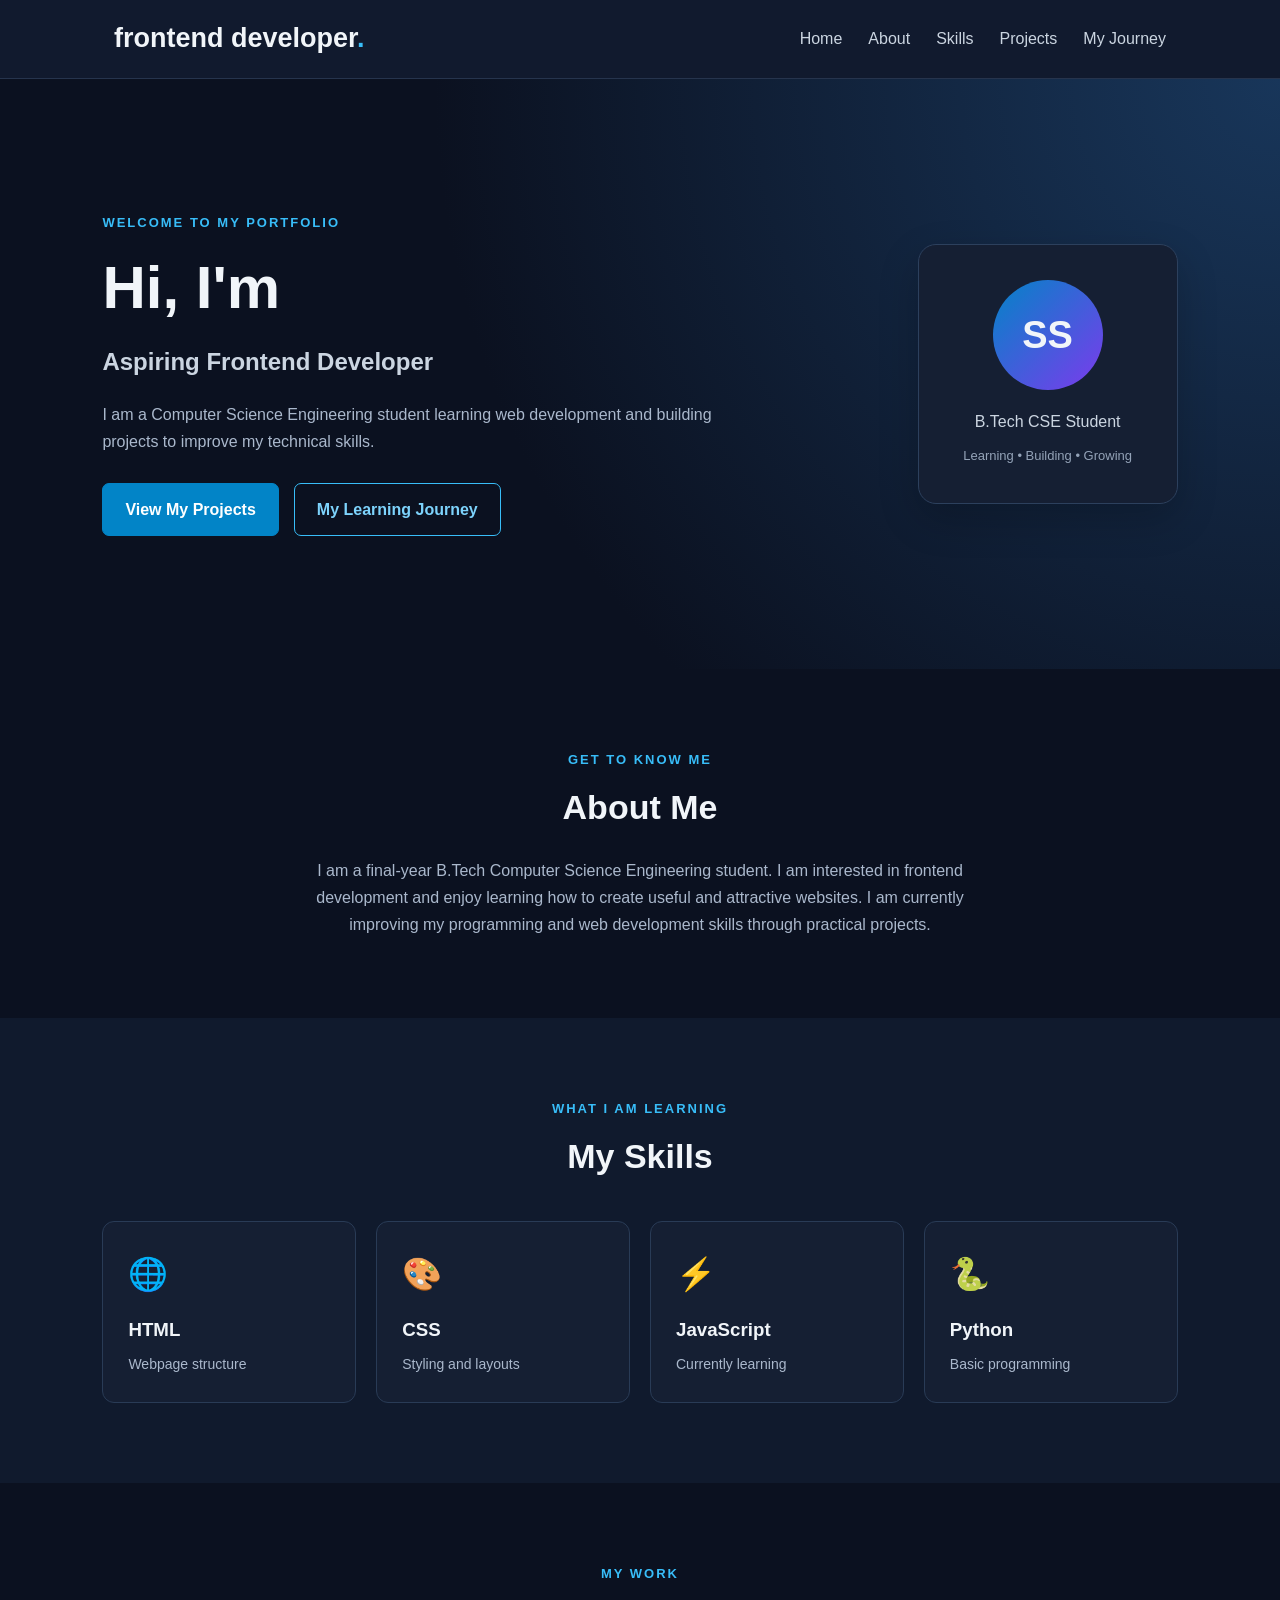
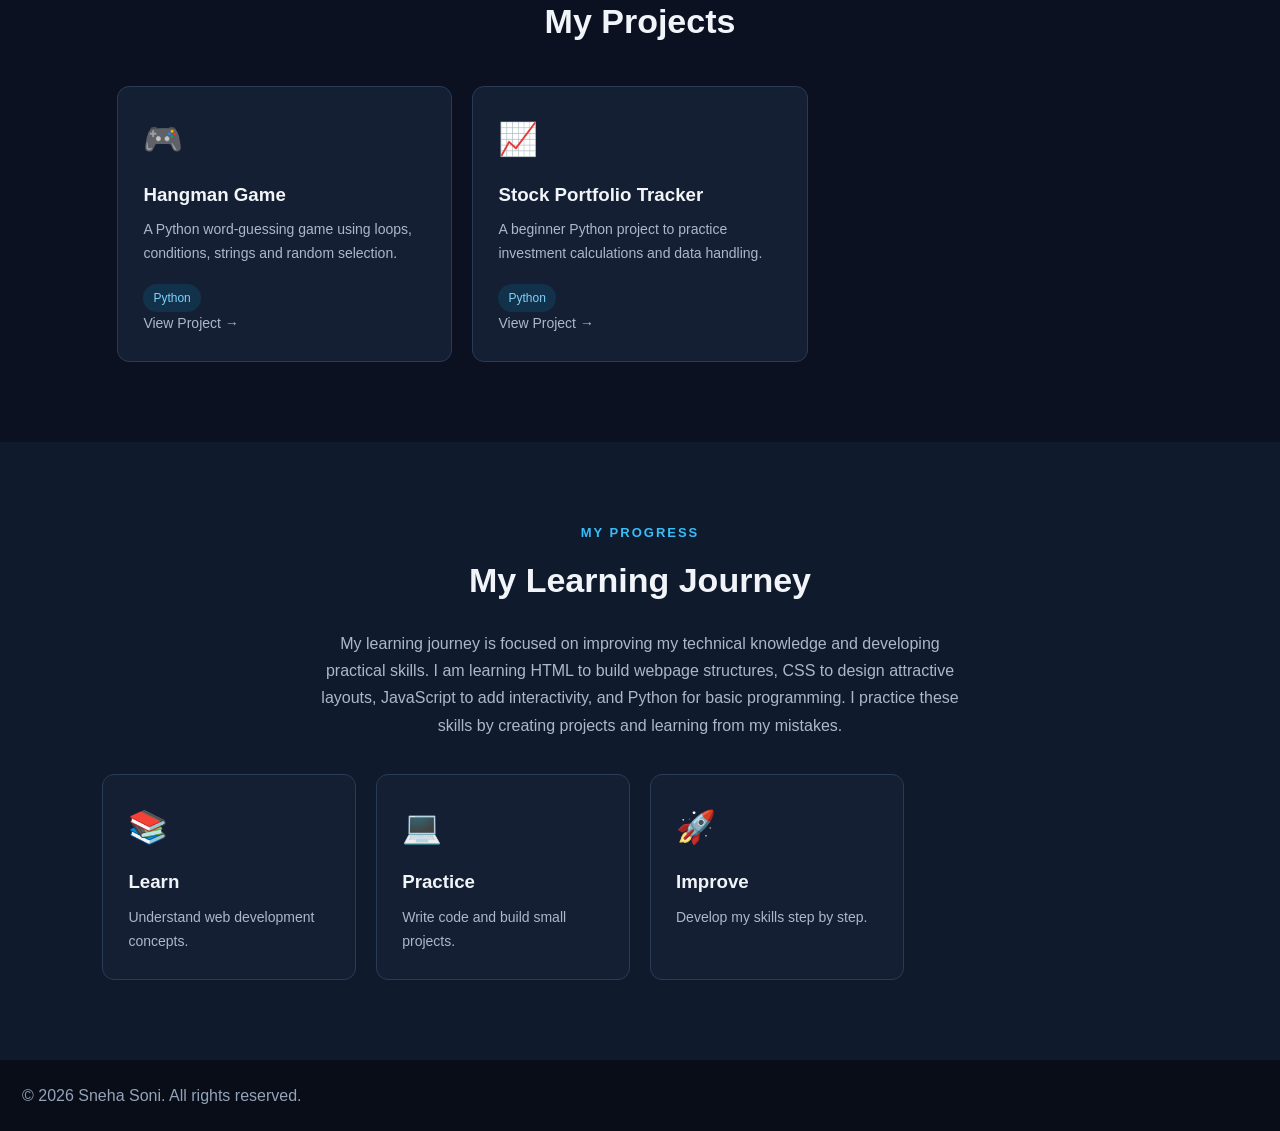
<file: frontend task 1/index.html>
<!DOCTYPE html>
<html lang="en">
<head>
    <meta charset="UTF-8">
    <meta name="viewport" content="width=device-width, initial-scale=1.0">
    <title>frontend developer | Portfolio</title>
    <link rel="stylesheet" href="style.css">
</head>
<body>

    <!-- Header -->
    <header>
        <nav class="navbar">
            <a href="#home" class="logo">frontend developer<span>.</span></a>

            <button class="menu-btn" id="menuBtn"
                    aria-label="Toggle navigation"
                    aria-expanded="false">☰</button>

            <ul class="nav-links" id="navLinks">
                <li><a href="#home">Home</a></li>
                <li><a href="#about">About</a></li>
                <li><a href="#skills">Skills</a></li>
                <li><a href="#projects">Projects</a></li>
                <li><a href="#journey">My Journey</a></li>
            </ul>
        </nav>
    </header>

    <main>

        <!-- Home Section -->
        <section class="hero" id="home">
            <div class="hero-content">
                <p class="welcome">WELCOME TO MY PORTFOLIO</p>

                <h1>Hi, I'm <span></span></h1>
                <h2>Aspiring Frontend Developer</h2>

                <p class="intro">
                    I am a Computer Science Engineering student
                    learning web development and building projects
                    to improve my technical skills.
                </p>

                <div class="hero-buttons">
                    <a href="#projects" class="btn">View My Projects</a>
                    <a href="#journey" class="btn btn-outline">
                        My Learning Journey
                    </a>
                </div>
            </div>

            <div class="hero-card">
                <div class="avatar">SS</div>
                <h3></h3>
                <p>B.Tech CSE Student</p>
                <p class="small-text">Learning • Building • Growing</p>
            </div>
        </section>

        <!-- About Section -->
        <section class="section" id="about">
            <p class="section-label">GET TO KNOW ME</p>
            <h2 class="section-title">About Me</h2>

            <p class="section-text">
                I am a final-year B.Tech Computer Science Engineering
                student. I am interested in frontend development and
                enjoy learning how to create useful and attractive
                websites. I am currently improving my programming
                and web development skills through practical projects.
            </p>
        </section>

        <!-- Skills Section -->
        <section class="section skills-section" id="skills">
            <p class="section-label">WHAT I AM LEARNING</p>
            <h2 class="section-title">My Skills</h2>

            <div class="skills-grid">
                <div class="skill-card">
                    <span>🌐</span>
                    <h3>HTML</h3>
                    <p>Webpage structure</p>
                </div>

                <div class="skill-card">
                    <span>🎨</span>
                    <h3>CSS</h3>
                    <p>Styling and layouts</p>
                </div>

                <div class="skill-card">
                    <span>⚡</span>
                    <h3>JavaScript</h3>
                    <p>Currently learning</p>
                </div>

                <div class="skill-card">
                    <span>🐍</span>
                    <h3>Python</h3>
                    <p>Basic programming</p>
                </div>
            </div>
        </section>

        <!-- Projects Section -->
        <section class="section" id="projects">
            <p class="section-label">MY WORK</p>
            <h2 class="section-title">My Projects</h2>

            <div class="projects-grid">

                <!-- Hangman Game -->
                <article class="project-card">
                    <div class="project-icon">🎮</div>
                    <h3>Hangman Game</h3>

                    <p>
                        A Python word-guessing game using loops,
                        conditions, strings and random selection.
                    </p>

                    <span class="tag">Python</span>

                    <p>
                        <a href="https://github.com/Snehasoni5586/CodeAlpha_hangman_game"
                           target="_blank"
                           rel="noopener noreferrer">
                            View Project →
                        </a>
                    </p>
                </article>

                <!-- Stock Portfolio Tracker -->
                <article class="project-card">
                    <div class="project-icon">📈</div>
                    <h3>Stock Portfolio Tracker</h3>

                    <p>
                        A beginner Python project to practice
                        investment calculations and data handling.
                    </p>

                    <span class="tag">Python</span>

                    <p>
                        <a href="https://github.com/Snehasoni5586/CodeAlpha_hangman_game/blob/main/stock_portfolio_tracker.py"
                           target="_blank"
                           rel="noopener noreferrer">
                            View Project →
                        </a>
                    </p>
                </article>

            </div>
        </section>

        <!-- My Learning Journey -->
        <section class="section contact-section" id="journey">
            <p class="section-label">MY PROGRESS</p>
            <h2 class="section-title">My Learning Journey</h2>

            <p class="section-text">
                My learning journey is focused on improving my
                technical knowledge and developing practical skills.
                I am learning HTML to build webpage structures,
                CSS to design attractive layouts, JavaScript to add
                interactivity, and Python for basic programming.
                I practice these skills by creating projects and
                learning from my mistakes.
            </p>

            <div class="skills-grid">
                <div class="skill-card">
                    <span>📚</span>
                    <h3>Learn</h3>
                    <p>Understand web development concepts.</p>
                </div>

                <div class="skill-card">
                    <span>💻</span>
                    <h3>Practice</h3>
                    <p>Write code and build small projects.</p>
                </div>

                <div class="skill-card">
                    <span>🚀</span>
                    <h3>Improve</h3>
                    <p>Develop my skills step by step.</p>
                </div>
            </div>
        </section>

    </main>

    <!-- Footer -->
    <footer>
        <p>© 2026 Sneha Soni. All rights reserved.</p>
    </footer>

    <script src="script.js"></script>
</body>
</html>
</file>
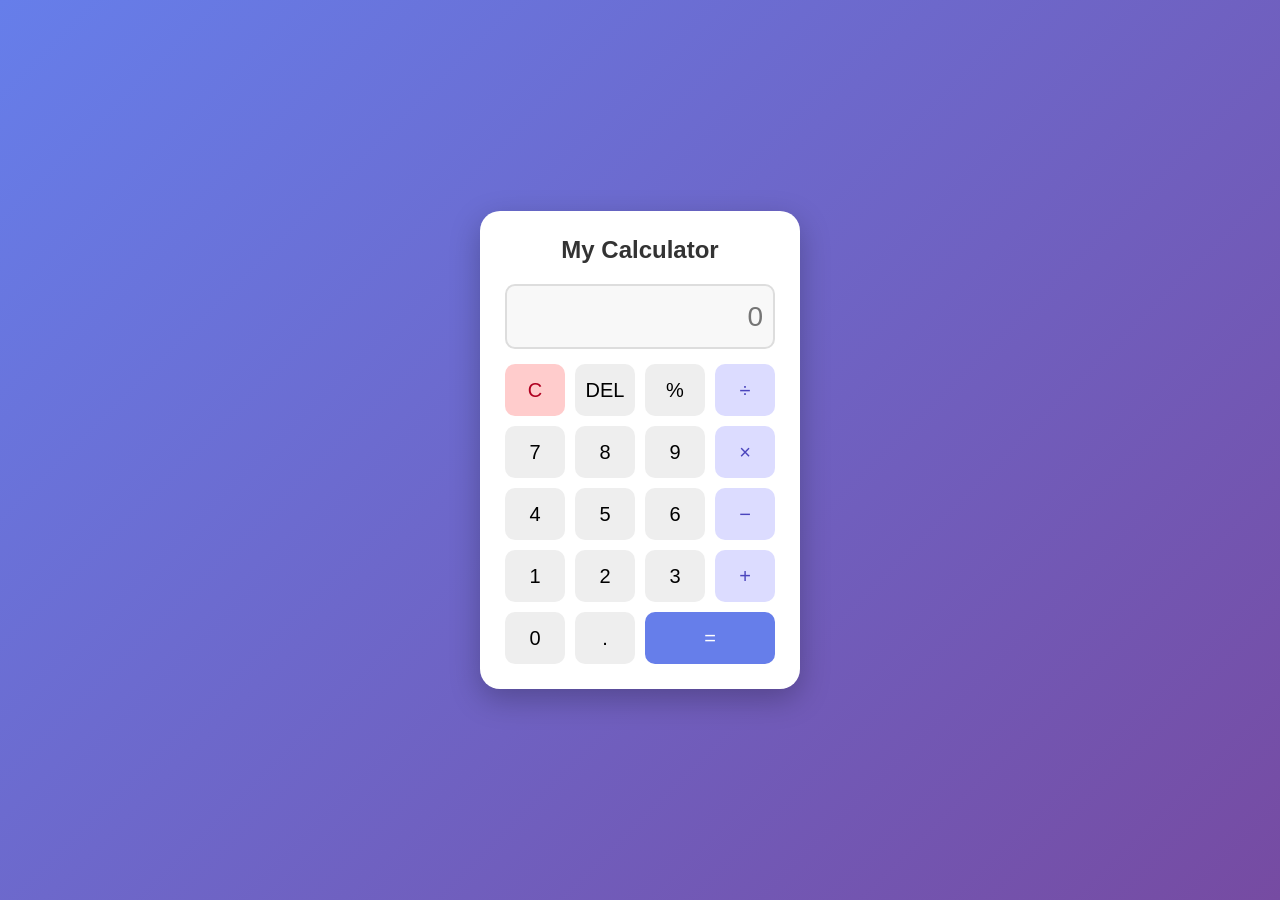
<file: frontend task 3/index.html>
<!DOCTYPE html>
<html lang="en">
<head>
    <meta charset="UTF-8">
    <meta name="viewport" content="width=device-width, initial-scale=1.0">
    <title>My Calculator</title>
    <link rel="stylesheet" href="style.css">
</head>
<body>

    <div class="calculator">
        <h2>My Calculator</h2>

        <input type="text" id="display" placeholder="0" readonly>

        <div class="buttons">
            <button class="clear" onclick="clearDisplay()">C</button>
            <button onclick="deleteLast()">DEL</button>
            <button onclick="appendValue('%')">%</button>
            <button class="operator" onclick="appendValue('/')">÷</button>

            <button onclick="appendValue('7')">7</button>
            <button onclick="appendValue('8')">8</button>
            <button onclick="appendValue('9')">9</button>
            <button class="operator" onclick="appendValue('*')">×</button>

            <button onclick="appendValue('4')">4</button>
            <button onclick="appendValue('5')">5</button>
            <button onclick="appendValue('6')">6</button>
            <button class="operator" onclick="appendValue('-')">−</button>

            <button onclick="appendValue('1')">1</button>
            <button onclick="appendValue('2')">2</button>
            <button onclick="appendValue('3')">3</button>
            <button class="operator" onclick="appendValue('+')">+</button>

            <button onclick="appendValue('0')">0</button>
            <button onclick="appendValue('.')">.</button>
            <button class="equal" onclick="calculate()">=</button>
        </div>
    </div>

    <script src="script.js"></script>
</body>
</html>
</file>
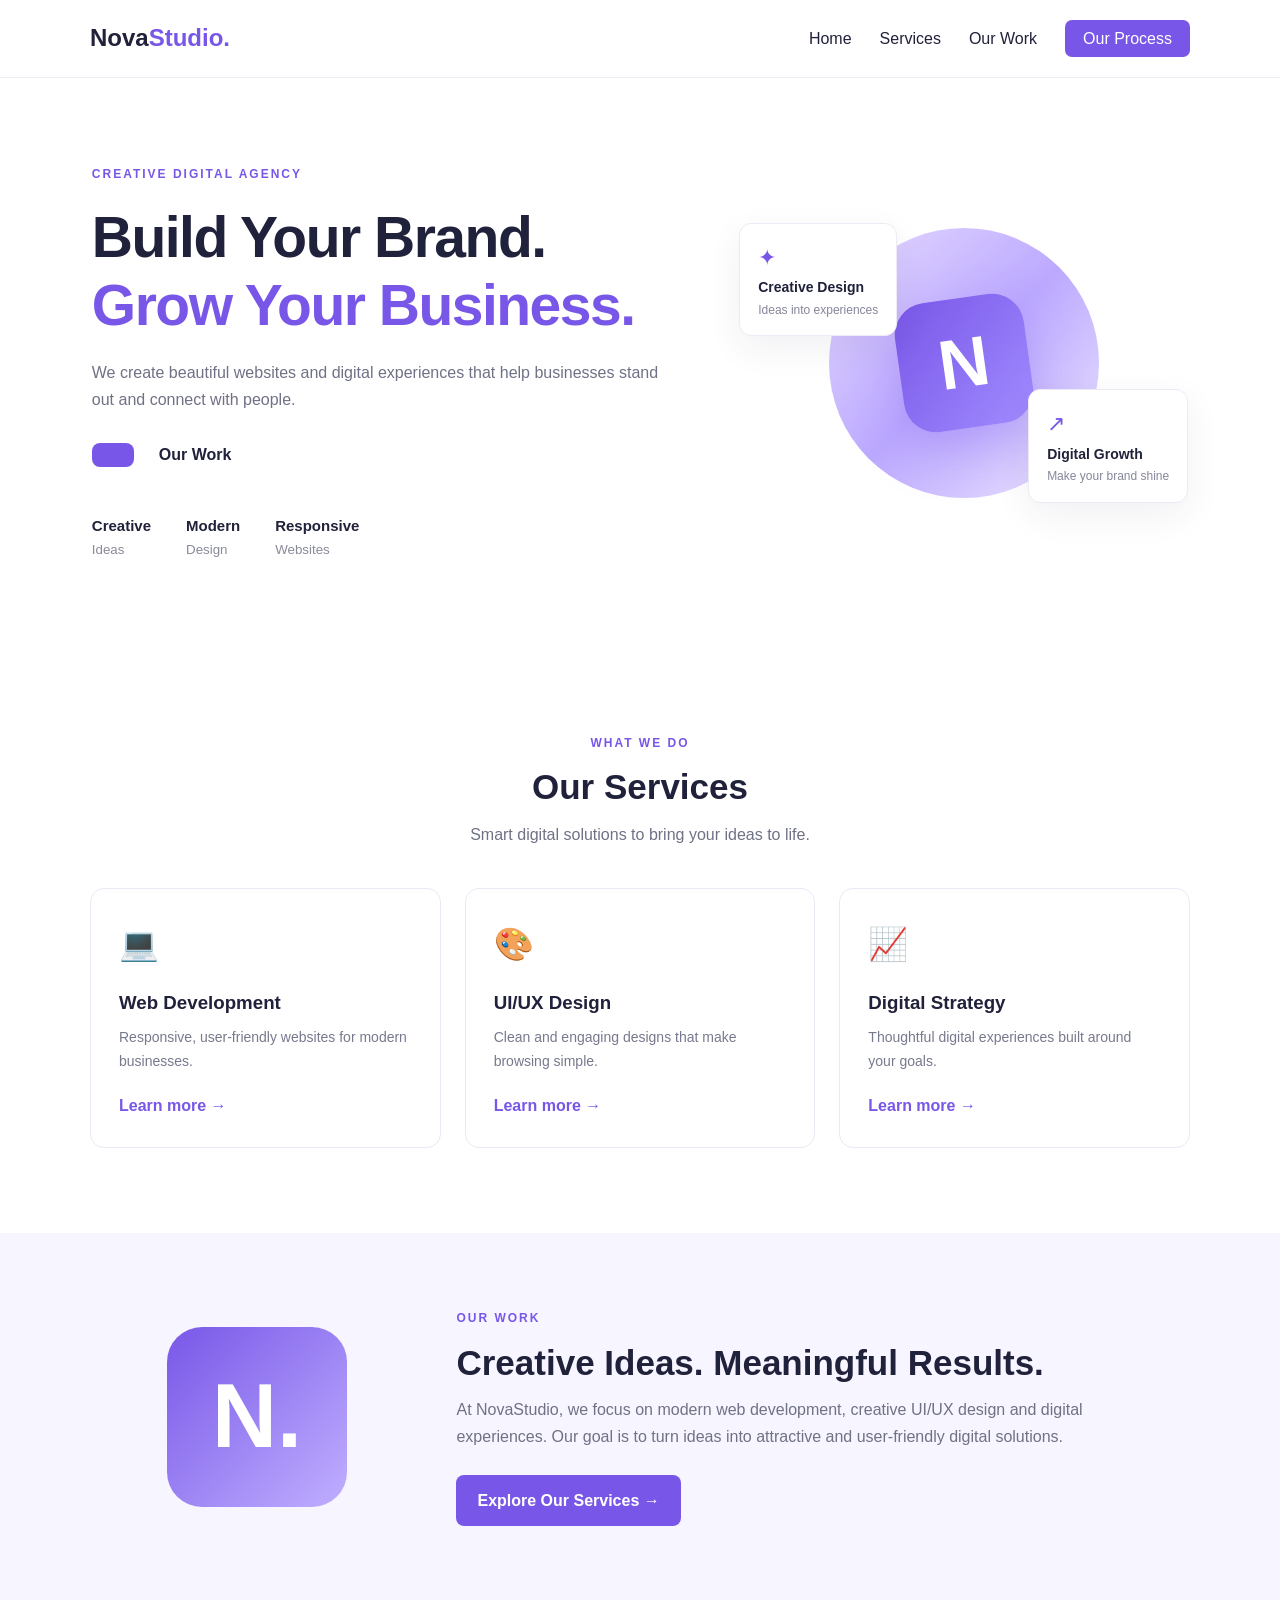
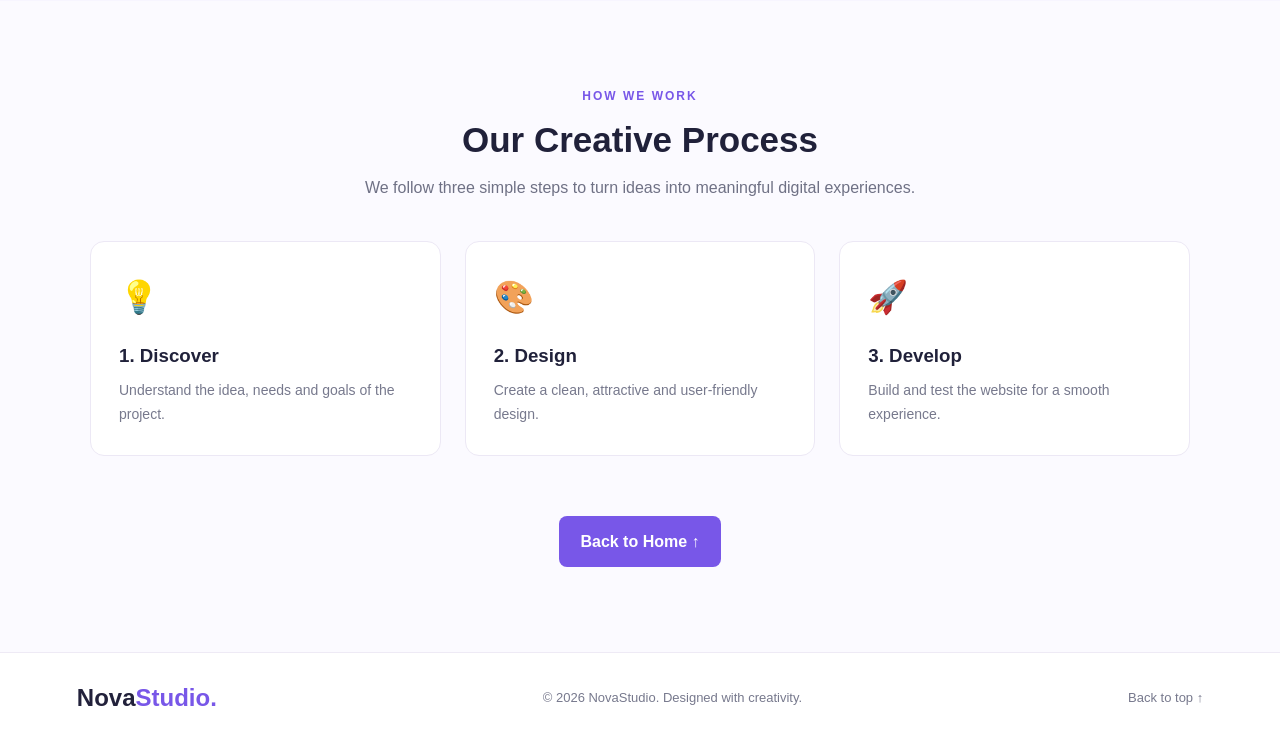
<file: frontend task2/index.html>
<!DOCTYPE html>
<html lang="en">
<head>
    <meta charset="UTF-8">
    <meta name="viewport" content="width=device-width, initial-scale=1.0">
    <title>NovaStudio | Digital Agency</title>
    <link rel="stylesheet" href="style.css">
</head>
<body>

    <!-- Header and Navigation -->
    <header class="header">
        <nav class="navbar">
            <a href="#home" class="logo">Nova<span>Studio.</span></a>

            <button id="menuBtn" class="menu-btn"
                aria-label="Toggle navigation" aria-expanded="false">☰</button>

            <ul class="nav-links" id="navLinks">
                <li><a href="#home">Home</a></li>
                <li><a href="#services">Services</a></li>
                <li><a href="#work">Our Work</a></li>
                <li><a href="#process" class="nav-cta">Our Process</a></li>
            </ul>
        </nav>
    </header>

    <main>

        <!-- Home Section -->
        <section class="hero" id="home">
            <div class="hero-content">
                <p class="eyebrow">CREATIVE DIGITAL AGENCY</p>

                <h1>Build Your Brand.<br>
                    <span>Grow Your Business.</span>
                </h1>

                <p class="hero-text">
                    We create beautiful websites and digital experiences
                    that help businesses stand out and connect with people.
                </p>

                <div class="hero-actions">
                    <a href="#process" class="btn"  See Our Process →
                </a>
                    <a href="#work" class="text-link">Our Work</a>
                </div>

                <div class="stats">
                    <div>
                        <strong>Creative</strong>
                        <small>Ideas</small>
                    </div>
                    <div>
                        <strong>Modern</strong>
                        <small>Design</small>
                    </div>
                    <div>
                        <strong>Responsive</strong>
                        <small>Websites</small>
                    </div>
                </div>
            </div>

            <div class="hero-visual">
                <div class="visual-orb"></div>

                <div class="visual-card card-one">
                    <span class="visual-icon">✦</span>
                    <h3>Creative Design</h3>
                    <p>Ideas into experiences</p>
                </div>

                <div class="visual-card card-two">
                    <span class="visual-icon">↗</span>
                    <h3>Digital Growth</h3>
                    <p>Make your brand shine</p>
                </div>

                <div class="visual-center">N</div>
            </div>
        </section>

        <!-- Services Section -->
        <section class="section" id="services">
            <p class="eyebrow">WHAT WE DO</p>
            <h2>Our Services</h2>

            <p class="section-intro">
                Smart digital solutions to bring your ideas to life.
            </p>

            <div class="service-grid">

                <article class="service-card">
                    <div class="service-icon">💻</div>
                    <h3>Web Development</h3>
                    <p>
                        Responsive, user-friendly websites for
                        modern businesses.
                    </p>
                    <a href="#work">Learn more →</a>
                </article>

                <article class="service-card">
                    <div class="service-icon">🎨</div>
                    <h3>UI/UX Design</h3>
                    <p>
                        Clean and engaging designs that make
                        browsing simple.
                    </p>
                    <a href="#work">Learn more →</a>
                </article>

                <article class="service-card">
                    <div class="service-icon">📈</div>
                    <h3>Digital Strategy</h3>
                    <p>
                        Thoughtful digital experiences built
                        around your goals.
                    </p>
                    <a href="#process">Learn more →</a>
                </article>

            </div>
        </section>

        <!-- Our Work Section -->
        <section class="about" id="work">
            <div class="about-mark">N.</div>

            <div>
                <p class="eyebrow">OUR WORK</p>

                <h2>Creative Ideas. Meaningful Results.</h2>

                <p>
                    At NovaStudio, we focus on modern web development,
                    creative UI/UX design and digital experiences.
                    Our goal is to turn ideas into attractive and
                    user-friendly digital solutions.
                </p>

                <a href="#services" class="btn">
                    Explore Our Services →
                </a>
            </div>
        </section>

        <!-- Our Process Section -->
        <section class="contact section" id="process">
            <p class="eyebrow">HOW WE WORK</p>
            <h2>Our Creative Process</h2>

            <p class="section-intro">
                We follow three simple steps to turn ideas into
                meaningful digital experiences.
            </p>

            <div class="service-grid">

                <article class="service-card">
                    <div class="service-icon">💡</div>
                    <h3>1. Discover</h3>
                    <p>
                        Understand the idea, needs and goals
                        of the project.
                    </p>
                </article>

                <article class="service-card">
                    <div class="service-icon">🎨</div>
                    <h3>2. Design</h3>
                    <p>
                        Create a clean, attractive and
                        user-friendly design.
                    </p>
                </article>

                <article class="service-card">
                    <div class="service-icon">🚀</div>
                    <h3>3. Develop</h3>
                    <p>
                        Build and test the website for a
                        smooth experience.
                    </p>
                </article>

            </div>

            <div style="margin-top: 35px;">
                <a href="#home" class="btn">Back to Home ↑</a>
            </div>
        </section>

    </main>

    <!-- Footer -->
    <footer>
        <a href="#home" class="logo">Nova<span>Studio.</span></a>

        <p>© 2026 NovaStudio. Designed with creativity.</p>

        <a href="#home">Back to top ↑</a>
    </footer>

    <script src="script.js"></script>
</body>
</html>
</file>
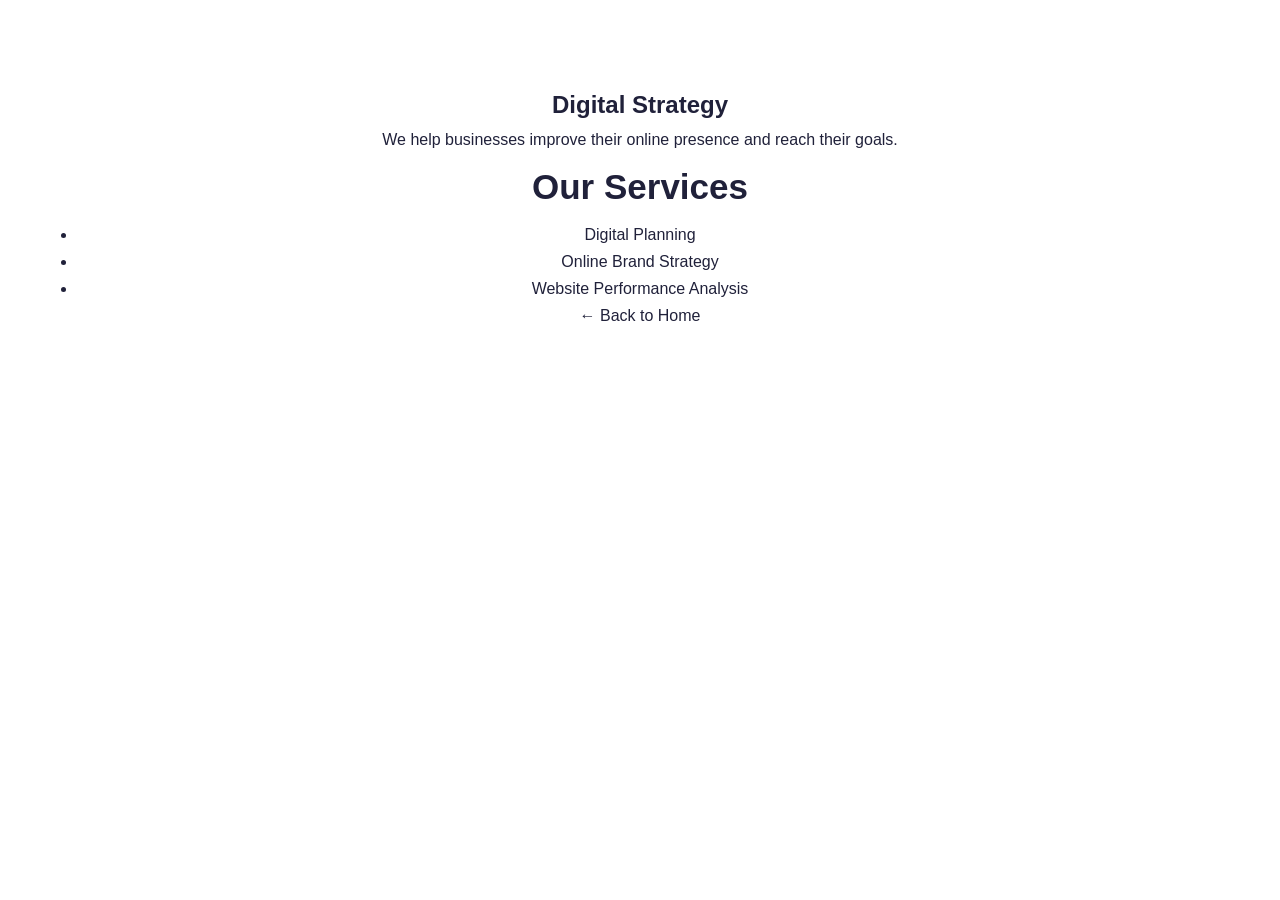
<file: frontend task2/digital-strategy.html>
<!DOCTYPE html>
<html lang="en">
<head>
    <meta charset="UTF-8">
    <meta name="viewport" content="width=device-width, initial-scale=1.0">
    <title>Digital Strategy | NovaStudio</title>
    <link rel="stylesheet" href="style.css">
</head>
<body>
    <section class="section">
        <h1>Digital Strategy</h1>
        <p>We help businesses improve their online presence and reach their goals.</p>
        <h2>Our Services</h2>
        <ul>
            <li>Digital Planning</li>
            <li>Online Brand Strategy</li>
            <li>Website Performance Analysis</li>
        </ul>
        <a href="index.html">← Back to Home</a>
    </section>
</body>
</html>
</file>
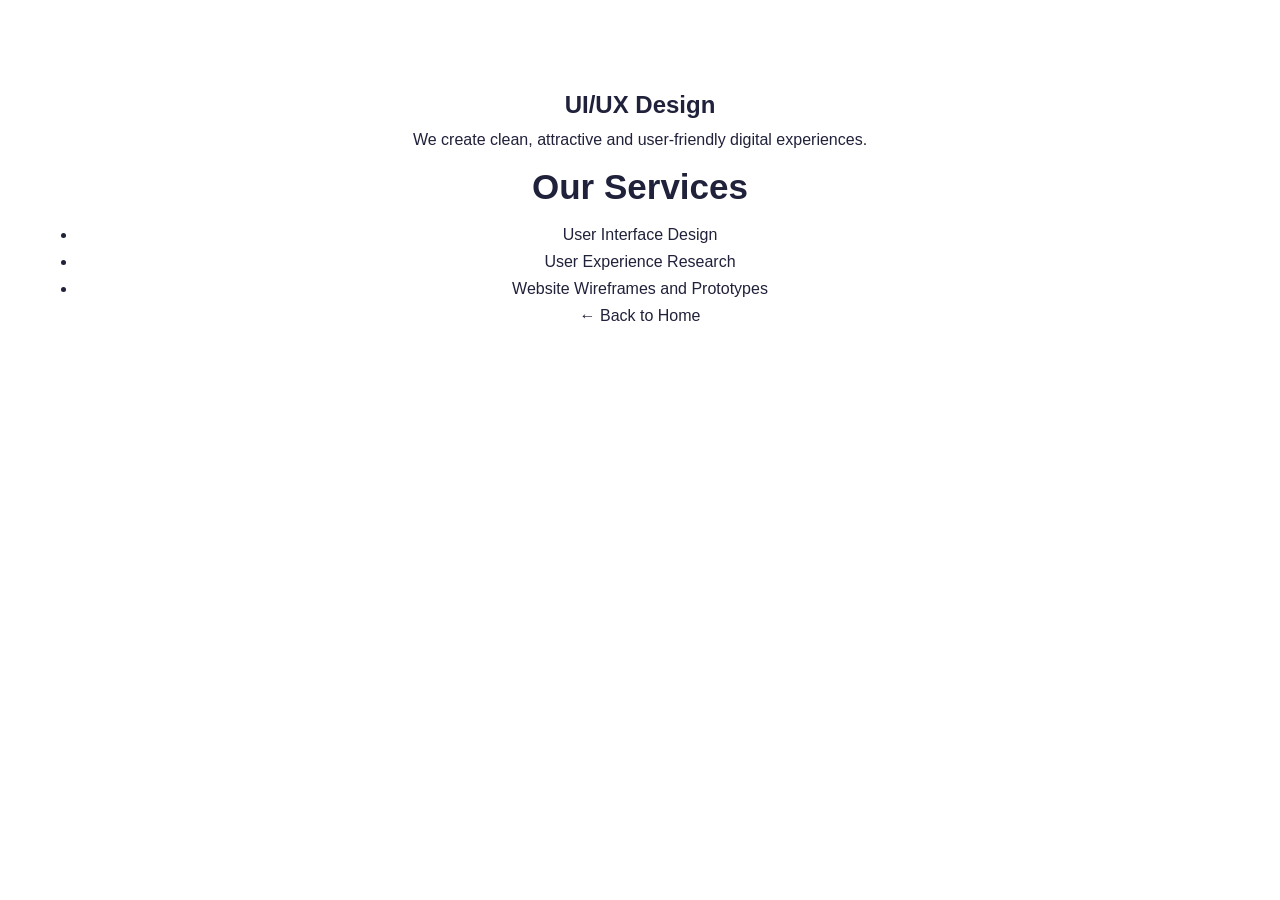
<file: frontend task2/ui-ux.html>
<!DOCTYPE html>
<html lang="en">
<head>
    <meta charset="UTF-8">
    <meta name="viewport" content="width=device-width, initial-scale=1.0">
    <title>UI/UX Design | NovaStudio</title>
    <link rel="stylesheet" href="style.css">
</head>
<body>
    <section class="section">
        <h1>UI/UX Design</h1>
        <p>We create clean, attractive and user-friendly digital experiences.</p>
        <h2>Our Services</h2>
        <ul>
            <li>User Interface Design</li>
            <li>User Experience Research</li>
            <li>Website Wireframes and Prototypes</li>
        </ul>
        <a href="index.html">← Back to Home</a>
    </section>
</body>
</html>
</file>
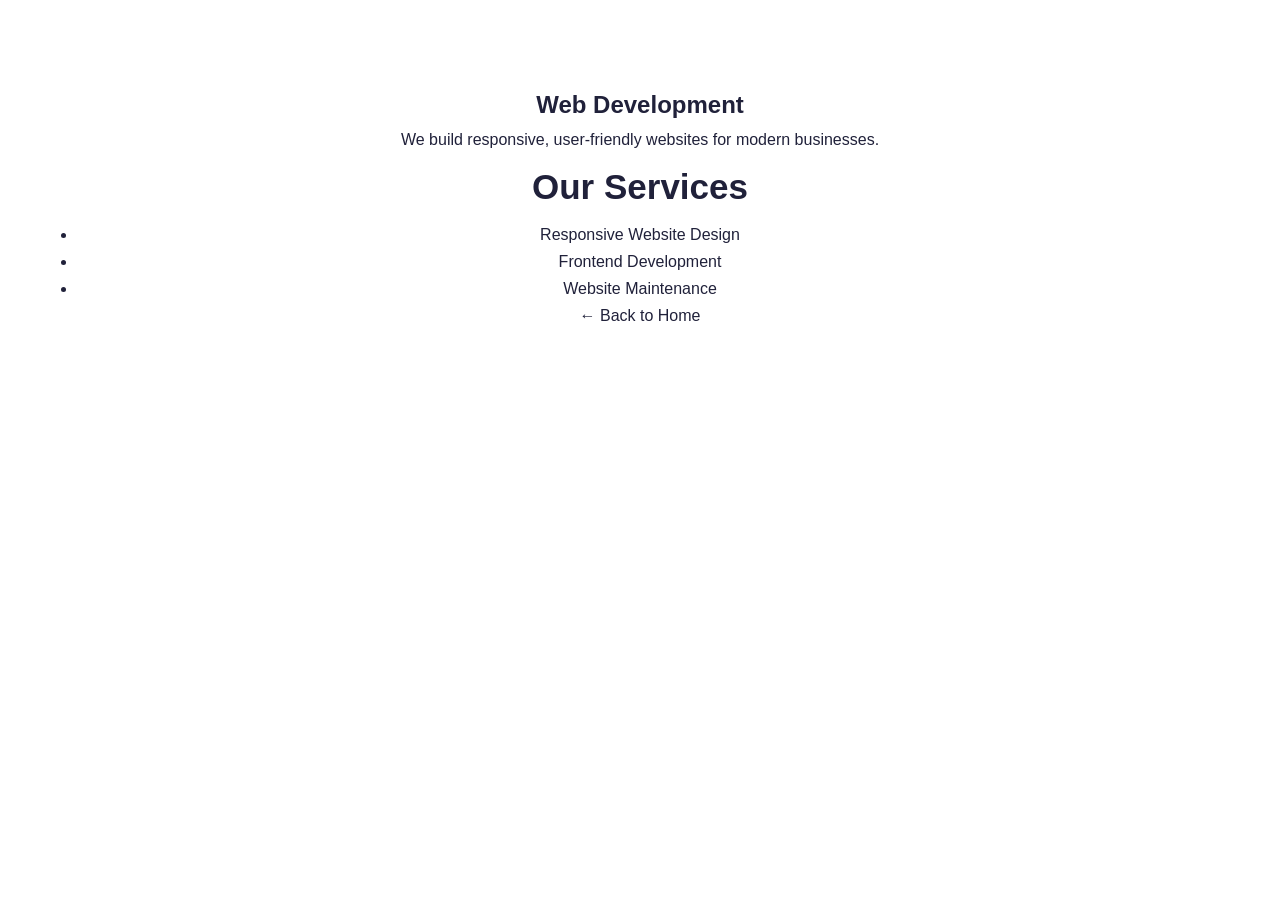
<file: frontend task2/web-development.html>
<!DOCTYPE html>
<html lang="en">
<head>
    <meta charset="UTF-8">
    <meta name="viewport" content="width=device-width, initial-scale=1.0">
    <title>Web Development | NovaStudio</title>
    <link rel="stylesheet" href="style.css">
</head>
<body>
    <section class="section">
        <h1>Web Development</h1>
        <p>We build responsive, user-friendly websites for modern businesses.</p>
        <h2>Our Services</h2>
        <ul>
            <li>Responsive Website Design</li>
            <li>Frontend Development</li>
            <li>Website Maintenance</li>
        </ul>
        <a href="index.html">← Back to Home</a>
    </section>
</body>
</html>
</file>
<file: frontend task 1/style.css>
* {
    margin: 0;
    padding: 0;
    box-sizing: border-box;
}

html {
    scroll-behavior: smooth;
    scroll-padding-top: 85px;
}

body {
    font-family: Arial, sans-serif;
    background: #0b1120;
    color: #f1f5f9;
    line-height: 1.7;
}

a {
    text-decoration: none;
    color: inherit;
}

header {
    background: #111a2e;
    position: sticky;
    top: 0;
    z-index: 100;
    border-bottom: 1px solid #26344d;
}

.navbar {
    max-width: 1100px;
    margin: auto;
    padding: 16px 24px;
    display: flex;
    justify-content: space-between;
    align-items: center;
}

.logo {
    font-size: 27px;
    font-weight: bold;
}

.logo span,
.hero h1 span {
    color: #38bdf8;
}

.nav-links {
    list-style: none;
    display: flex;
    gap: 26px;
}

.nav-links a {
    color: #cbd5e1;
    transition: color 0.3s;
}

.nav-links a:hover {
    color: #38bdf8;
}

.menu-btn {
    display: none;
    background: transparent;
    border: none;
    color: white;
    font-size: 25px;
    cursor: pointer;
}

.hero {
    min-height: 590px;
    padding: 90px 8%;
    display: flex;
    align-items: center;
    justify-content: space-between;
    gap: 50px;
    background: radial-gradient(
        circle at top right, #18365a, #0b1120 60%
    );
}

.hero-content {
    max-width: 650px;
}

.welcome,
.section-label {
    color: #38bdf8;
    letter-spacing: 2px;
    font-size: 13px;
    font-weight: bold;
}

.hero h1 {
    font-size: clamp(36px, 5vw, 60px);
    line-height: 1.2;
    margin: 18px 0;
}

.hero h2 {
    color: #cbd5e1;
    font-size: 24px;
    margin-bottom: 18px;
}

.intro,
.section-text {
    color: #aab8cc;
    max-width: 650px;
}

.hero-buttons,
.contact-links {
    display: flex;
    flex-wrap: wrap;
    gap: 15px;
    margin-top: 28px;
}

.btn {
    display: inline-block;
    padding: 12px 22px;
    border-radius: 7px;
    background: #0284c7;
    color: white;
    font-weight: bold;
    border: 1px solid #0284c7;
    transition: 0.3s;
}

.btn:hover {
    background: #0369a1;
    transform: translateY(-2px);
}

.btn-outline {
    background: transparent;
    border-color: #38bdf8;
    color: #7dd3fc;
}

.btn-outline:hover {
    background: #122d46;
}

.hero-card {
    width: 260px;
    min-width: 230px;
    text-align: center;
    padding: 35px 20px;
    background: #151f33;
    border: 1px solid #2c405d;
    border-radius: 18px;
    box-shadow: 0 15px 40px #0003;
}

.avatar {
    width: 110px;
    height: 110px;
    margin: 0 auto 18px;
    border-radius: 50%;
    background: linear-gradient(135deg, #0284c7, #7c3aed);
    display: grid;
    place-items: center;
    font-size: 38px;
    font-weight: bold;
}

.hero-card h3 {
    font-size: 22px;
}

.hero-card p {
    color: #cbd5e1;
}

.small-text {
    font-size: 13px;
    color: #94a3b8 !important;
    margin-top: 10px;
}

.section {
    padding: 80px 8%;
    text-align: center;
    max-width: 1250px;
    margin: auto;
}

.section-title {
    font-size: 34px;
    margin: 8px 0 20px;
}

.section-text {
    margin: auto;
}

.skills-section {
    max-width: none;
    background: #101a2d;
}

.skills-grid,
.projects-grid {
    display: grid;
    grid-template-columns: repeat(4, minmax(0, 1fr));
    gap: 20px;
    margin-top: 35px;
    text-align: left;
}

.skill-card,
.project-card {
    padding: 25px;
    background: #151f33;
    border: 1px solid #293b56;
    border-radius: 12px;
    transition: transform 0.3s, border-color 0.3s;
}

.skill-card:hover,
.project-card:hover {
    transform: translateY(-5px);
    border-color: #38bdf8;
}

.skill-card span,
.project-icon {
    font-size: 32px;
}

.skill-card h3,
.project-card h3 {
    margin: 12px 0 8px;
}

.skill-card p,
.project-card p {
    color: #aab8cc;
    font-size: 14px;
}

.projects-grid {
    grid-template-columns: repeat(3, minmax(0, 1fr));
}

.tag {
    display: inline-block;
    margin-top: 18px;
    padding: 4px 10px;
    background: #12324b;
    color: #7dd3fc;
    border-radius: 20px;
    font-size: 12px;
}

.contact-section {
    background: #101a2d;
    max-width: none;
}

.contact-section .small-text {
    margin-top: 20px;
}

.contact-links {
    justify-content: center;
}

footer {
    padding: 22px;
    background: #080d18;
    color: #94a3b8;
    display: flex;
    justify-content: space-between;
    gap: 15px;
    flex-wrap: wrap;
}

footer a {
    color: #38bdf8;
}

@media (max-width: 850px) {
    .hero {
        padding: 65px 6%;
        flex-direction: column;
        text-align: center;
    }

    .hero-buttons {
        justify-content: center;
    }

    .hero-card {
        width: 100%;
        max-width: 320px;
    }

    .skills-grid {
        grid-template-columns: repeat(2, minmax(0, 1fr));
    }

    .projects-grid {
        grid-template-columns: repeat(2, minmax(0, 1fr));
    }
}

@media (max-width: 600px) {
    .navbar {
        padding: 14px 18px;
        flex-wrap: wrap;
    }

    .menu-btn {
        display: block;
    }

    .nav-links {
        display: none;
        flex-direction: column;
        gap: 12px;
        width: 100%;
        padding: 15px 0 5px;
    }

    .nav-links.open {
        display: flex;
    }

    .hero {
        min-height: auto;
        padding: 55px 6%;
    }

    .hero h2 {
        font-size: 20px;
    }

    .section {
        padding: 60px 6%;
    }

    .section-title {
        font-size: 29px;
    }

    .skills-grid,
    .projects-grid {
        grid-template-columns: 1fr;
    }

    .skill-card,
    .project-card {
        text-align: center;
    }

    footer {
        justify-content: center;
        text-align: center;
    }
}
</file>
<file: frontend task 3/style.css>
* {
    margin: 0;
    padding: 0;
    box-sizing: border-box;
}

body {
    font-family: Arial, sans-serif;
    background: linear-gradient(135deg, #667eea, #764ba2);
    min-height: 100vh;
    display: flex;
    justify-content: center;
    align-items: center;
}

.calculator {
    background: white;
    padding: 25px;
    border-radius: 20px;
    width: 320px;
    box-shadow: 0 10px 30px rgba(0, 0, 0, 0.25);
}

h2 {
    text-align: center;
    margin-bottom: 20px;
    color: #333;
}

#display {
    width: 100%;
    height: 65px;
    margin-bottom: 15px;
    padding: 10px;
    font-size: 28px;
    text-align: right;
    border: 2px solid #ddd;
    border-radius: 10px;
    background: #f8f8f8;
}

.buttons {
    display: grid;
    grid-template-columns: repeat(4, 1fr);
    gap: 10px;
}

button {
    height: 52px;
    border: none;
    border-radius: 10px;
    background: #eeeeee;
    font-size: 20px;
    cursor: pointer;
    transition: 0.2s;
}

button:hover {
    background: #d5d5d5;
    transform: scale(1.04);
}

.operator {
    background: #dcdcff;
    color: #4b45bd;
}

.clear {
    background: #ffcccc;
    color: #b00020;
}

.equal {
    background: #667eea;
    color: white;
    grid-column: span 2;
}

.equal:hover {
    background: #5145cd;
}
</file>
<file: frontend task2/style.css>
* {
    margin: 0;
    padding: 0;
    box-sizing: border-box;
}

html {
    scroll-behavior: smooth;
    scroll-padding-top: 85px;
}

body {
    font-family: Arial, sans-serif;
    background: #ffffff;
    color: #20213a;
    line-height: 1.7;
}

a {
    text-decoration: none;
    color: inherit;
}

.header {
    background: #ffffff;
    position: sticky;
    top: 0;
    z-index: 100;
    border-bottom: 1px solid #eeeaf5;
}

.navbar {
    max-width: 1150px;
    margin: auto;
    padding: 18px 25px;
    display: flex;
    justify-content: space-between;
    align-items: center;
}

.logo {
    font-size: 24px;
    font-weight: 800;
    color: #22213b;
}

.logo span {
    color: #7857e8;
}

.nav-links {
    list-style: none;
    display: flex;
    align-items: center;
    gap: 28px;
}

.nav-links a:hover,
.text-link:hover {
    color: #7857e8;
}

.nav-cta {
    background: #7857e8;
    color: white !important;
    padding: 10px 18px;
    border-radius: 7px;
}

.menu-btn {
    display: none;
    font-size: 25px;
    border: 0;
    background: transparent;
    cursor: pointer;
}

.hero {
    max-width: 1250px;
    min-height: 570px;
    padding: 75px 6%;
    margin: auto;
    display: grid;
    grid-template-columns: 1.15fr 0.85fr;
    align-items: center;
    gap: 40px;
}

.hero-content {
    max-width: 630px;
}

.eyebrow {
    color: #7857e8;
    font-size: 12px;
    font-weight: 800;
    letter-spacing: 2px;
}

.hero h1 {
    font-size: clamp(36px, 4.5vw, 57px);
    line-height: 1.18;
    margin: 20px 0;
    letter-spacing: -1.5px;
}

.hero h1 span {
    color: #7857e8;
}

.hero-text,
.section-intro {
    color: #6f7185;
    max-width: 570px;
}

.hero-actions {
    display: flex;
    flex-wrap: wrap;
    align-items: center;
    gap: 25px;
    margin-top: 28px;
}

.btn {
    display: inline-block;
    background: #7857e8;
    color: white;
    border-radius: 8px;
    padding: 12px 21px;
    font-weight: bold;
    transition: 0.3s;
}

.btn:hover {
    background: #6241d0;
    transform: translateY(-2px);
}

.text-link {
    font-weight: bold;
}

.stats {
    display: flex;
    gap: 35px;
    margin-top: 45px;
    flex-wrap: wrap;
}

.stats div {
    display: flex;
    flex-direction: column;
}

.stats strong {
    font-size: 15px;
}

.stats small {
    color: #898a9a;
}

.hero-visual {
    min-height: 350px;
    position: relative;
    display: grid;
    place-items: center;
}

.visual-orb {
    width: 270px;
    height: 270px;
    border-radius: 50%;
    background: linear-gradient(135deg, #e7dcff, #bca9ff, #f0eaff);
    position: absolute;
}

.visual-center {
    width: 130px;
    height: 130px;
    border-radius: 32px;
    background: linear-gradient(135deg, #7857e8, #a18bff);
    color: white;
    font-size: 70px;
    font-weight: bold;
    display: grid;
    place-items: center;
    box-shadow: 0 20px 50px #7857e84d;
    transform: rotate(-8deg);
    z-index: 1;
}

.visual-card {
    position: absolute;
    background: white;
    padding: 15px 18px;
    border: 1px solid #eeeaf5;
    border-radius: 12px;
    box-shadow: 0 12px 35px #34245b12;
    z-index: 2;
}

.visual-card h3 {
    font-size: 14px;
}

.visual-card p {
    color: #85869a;
    font-size: 12px;
}

.visual-icon {
    color: #7857e8;
    font-size: 22px;
}

.card-one {
    top: 35px;
    left: 0;
}

.card-two {
    bottom: 35px;
    right: 0;
}

.section {
    padding: 85px 6%;
    text-align: center;
}

.section h2,
.about h2,
.contact h2 {
    font-size: 35px;
    line-height: 1.25;
    margin: 12px 0;
}

.section-intro {
    margin: 0 auto;
}

.service-grid {
    max-width: 1100px;
    margin: 40px auto 0;
    display: grid;
    grid-template-columns: repeat(3, minmax(0, 1fr));
    gap: 24px;
    text-align: left;
}

.service-card {
    border: 1px solid #ece8f5;
    border-radius: 14px;
    padding: 28px;
    transition: 0.3s;
    background: #fff;
}

.service-card:hover {
    transform: translateY(-6px);
    box-shadow: 0 15px 35px #34245b12;
    border-color: #c8b8ff;
}

.service-icon {
    font-size: 32px;
}

.service-card h3 {
    margin: 15px 0 8px;
}

.service-card p {
    color: #77798d;
    font-size: 14px;
}

.service-card a {
    display: inline-block;
    color: #7857e8;
    font-weight: bold;
    margin-top: 18px;
}

.about {
    padding: 75px 8%;
    background: #f7f5ff;
    display: grid;
    grid-template-columns: 0.6fr 1.4fr;
    gap: 45px;
    align-items: center;
}

.about-mark {
    width: 180px;
    height: 180px;
    border-radius: 35px;
    background: linear-gradient(135deg, #7857e8, #c0afff);
    color: white;
    font-size: 90px;
    font-weight: bold;
    display: grid;
    place-items: center;
    margin: auto;
}

.about p:not(.eyebrow) {
    color: #6f7185;
    max-width: 650px;
    margin-bottom: 24px;
}

.contact {
    background: #fbfaff;
}

.contact .btn {
    margin-top: 25px;
}

.note {
    font-size: 12px;
    color: #88889a;
    margin-top: 14px;
}

footer {
    padding: 25px 6%;
    display: flex;
    justify-content: space-between;
    align-items: center;
    gap: 18px;
    flex-wrap: wrap;
    border-top: 1px solid #eeeaf5;
}

footer p,
footer > a:last-child {
    font-size: 13px;
    color: #77798d;
}

@media (max-width: 850px) {
    .hero {
        grid-template-columns: 1fr;
        text-align: center;
        padding-top: 60px;
    }

    .hero-content {
        margin: auto;
    }

    .hero-actions,
    .stats {
        justify-content: center;
    }

    .hero-visual {
        width: 100%;
        max-width: 500px;
        margin: auto;
    }

    .service-grid {
        grid-template-columns: repeat(2, minmax(0, 1fr));
    }

    .about {
        grid-template-columns: 1fr;
        text-align: center;
    }

    .about p:not(.eyebrow) {
        margin-left: auto;
        margin-right: auto;
    }
}

@media (max-width: 600px) {
    .navbar {
        flex-wrap: wrap;
        padding: 15px 18px;
    }

    .menu-btn {
        display: block;
    }

    .nav-links {
        display: none;
        width: 100%;
        flex-direction: column;
        align-items: flex-start;
        gap: 15px;
        padding: 18px 0 5px;
    }

    .nav-links.open {
        display: flex;
    }

    .hero {
        padding: 50px 6%;
    }

    .hero h1 {
        font-size: 37px;
    }

    .hero-visual {
        min-height: 300px;
    }

    .visual-orb {
        width: 220px;
        height: 220px;
    }

    .visual-center {
        width: 105px;
        height: 105px;
        font-size: 55px;
    }

    .visual-card {
        padding: 10px;
    }

    .visual-card h3 {
        font-size: 12px;
    }

    .stats {
        gap: 20px;
    }

    .section {
        padding: 60px 6%;
    }

    .section h2,
    .about h2,
    .contact h2 {
        font-size: 29px;
    }

    .service-grid {
        grid-template-columns: 1fr;
    }

    .about {
        padding: 55px 6%;
    }

    .about-mark {
        width: 130px;
        height: 130px;
        font-size: 65px;
    }

    footer {
        flex-direction: column;
        text-align: center;
    }
}
</file>
